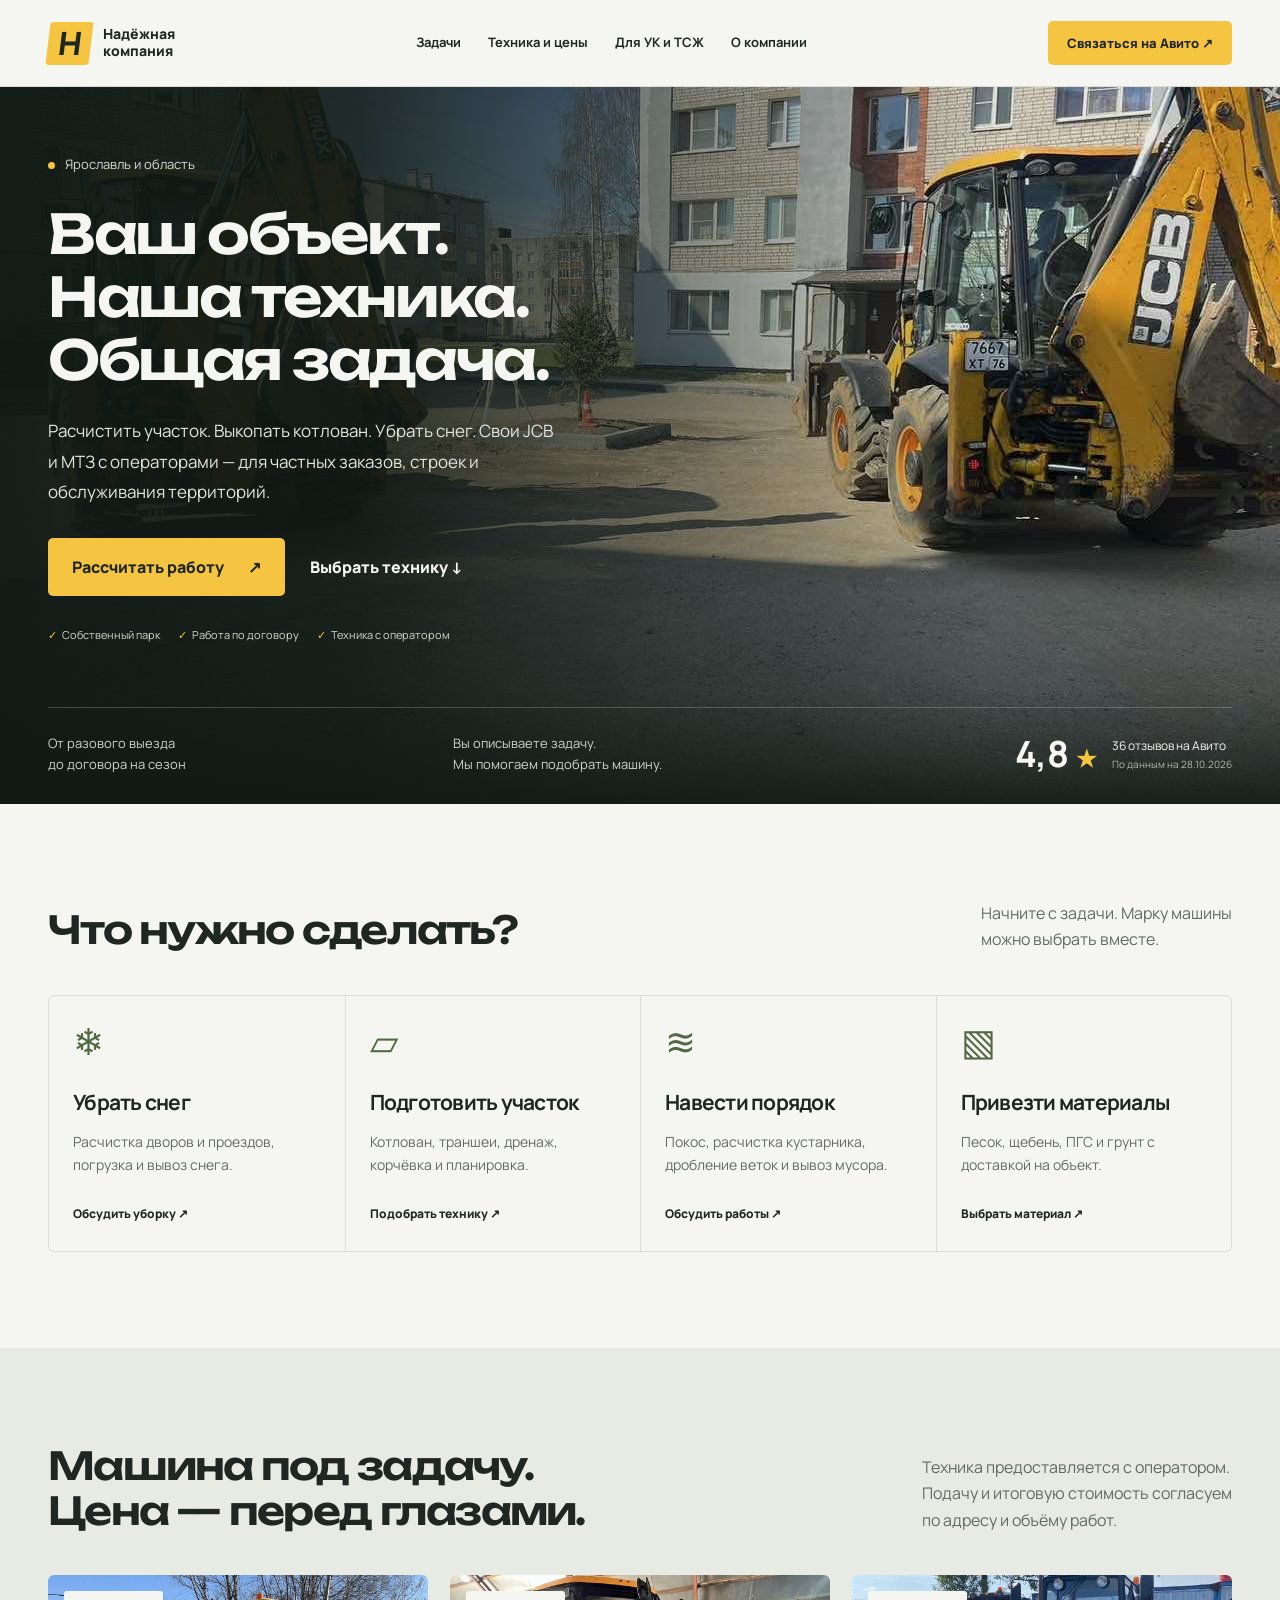
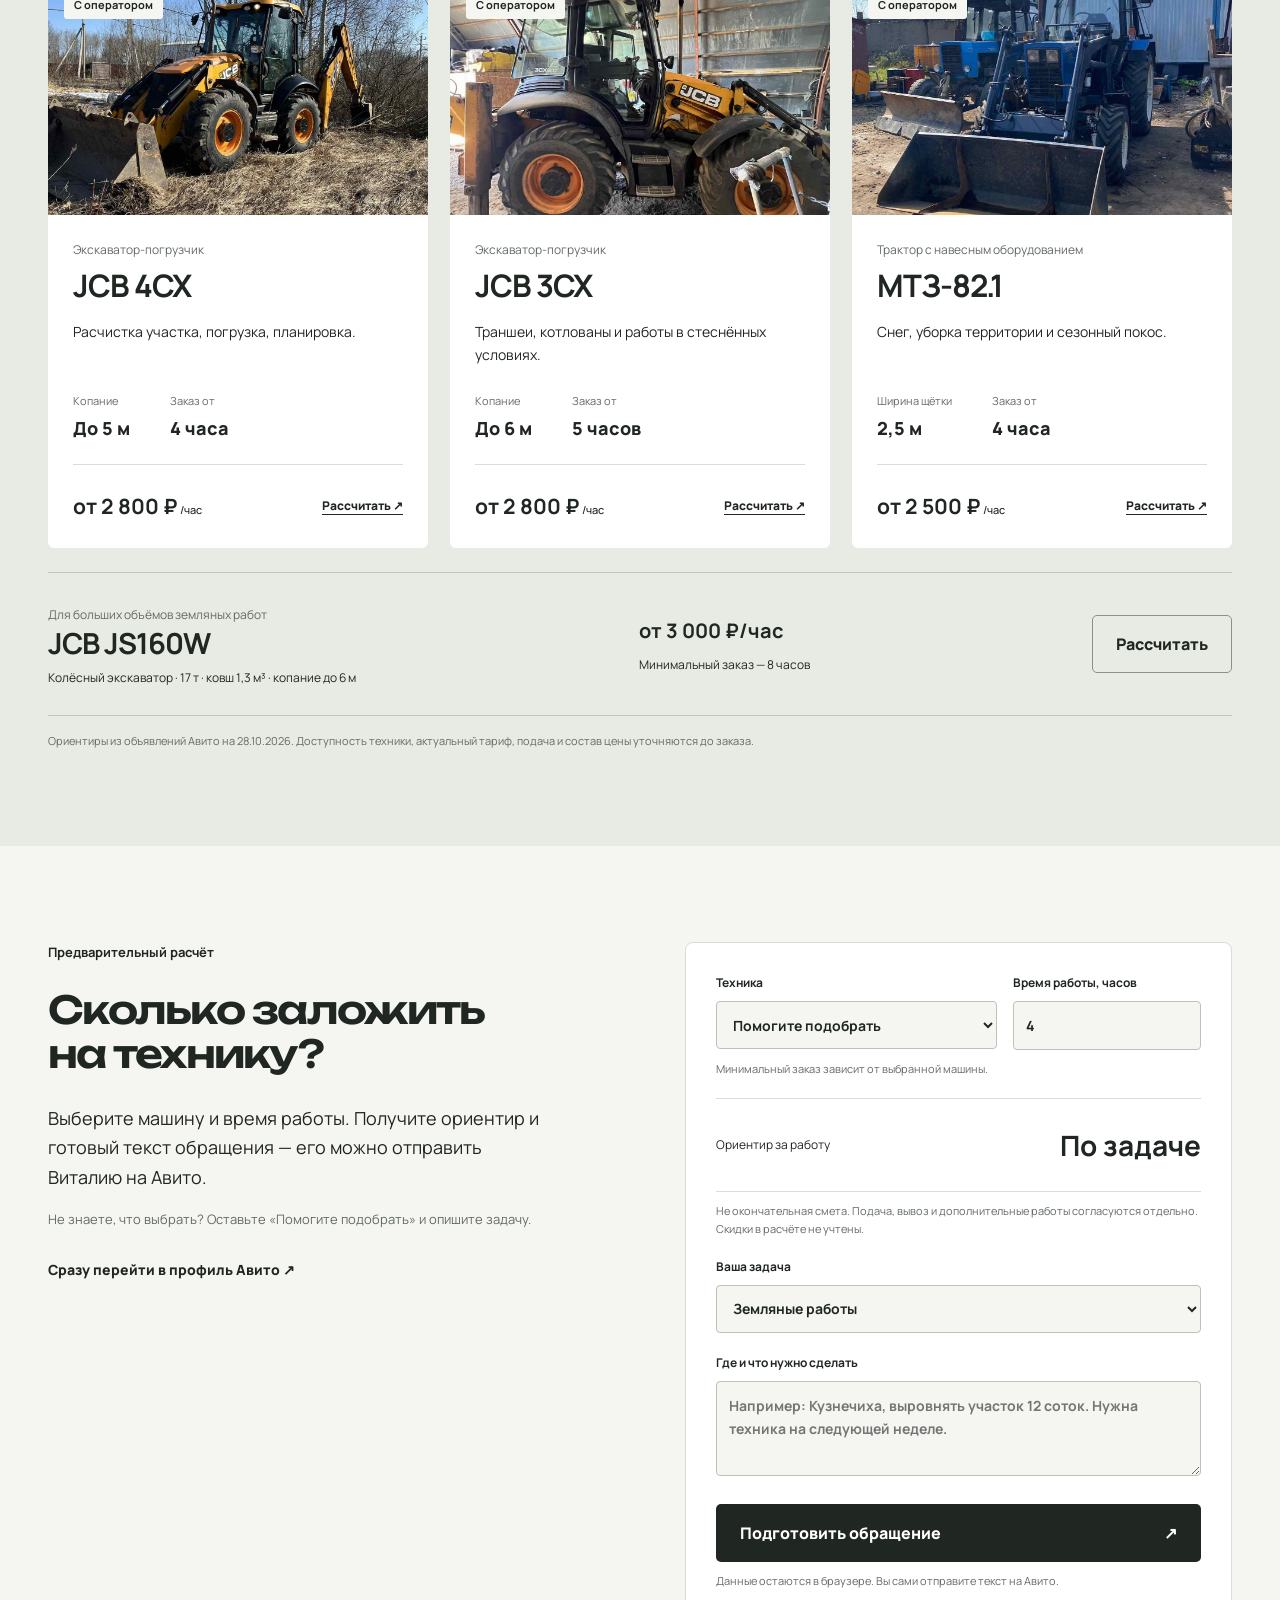
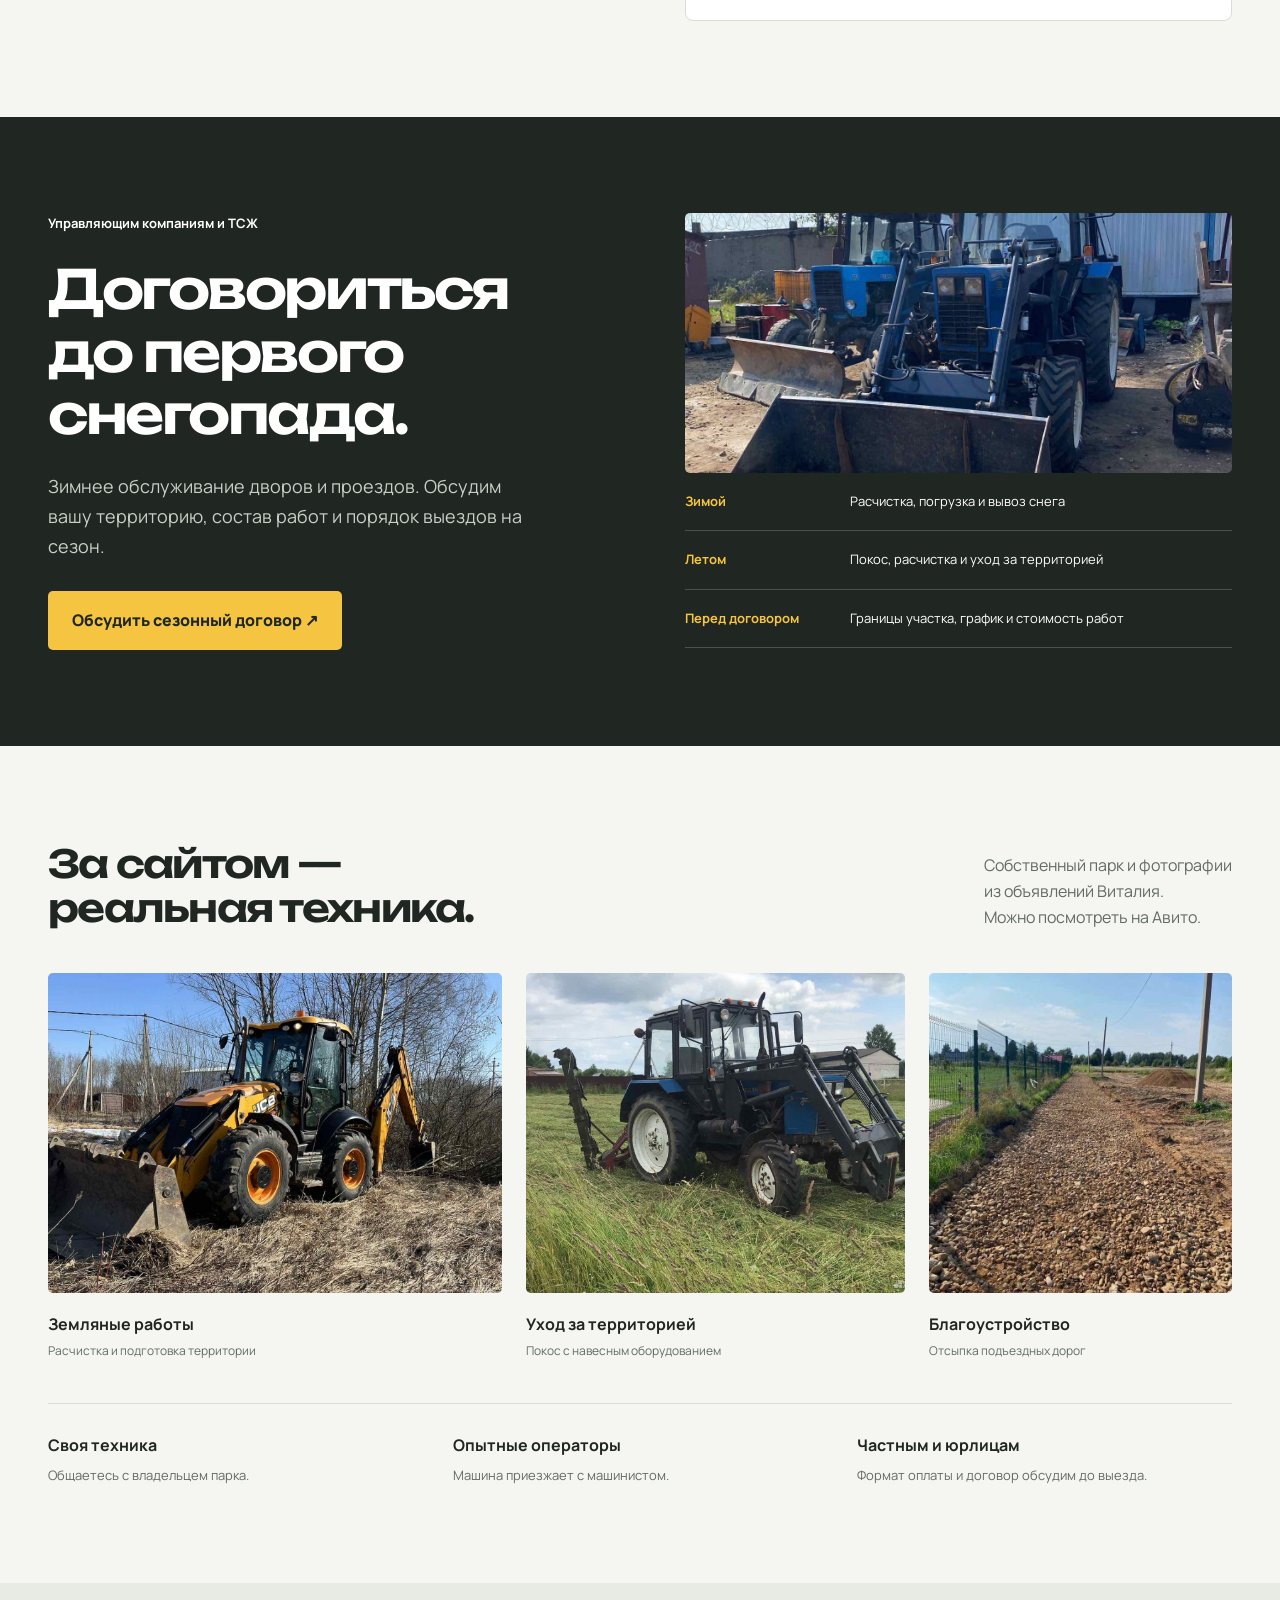
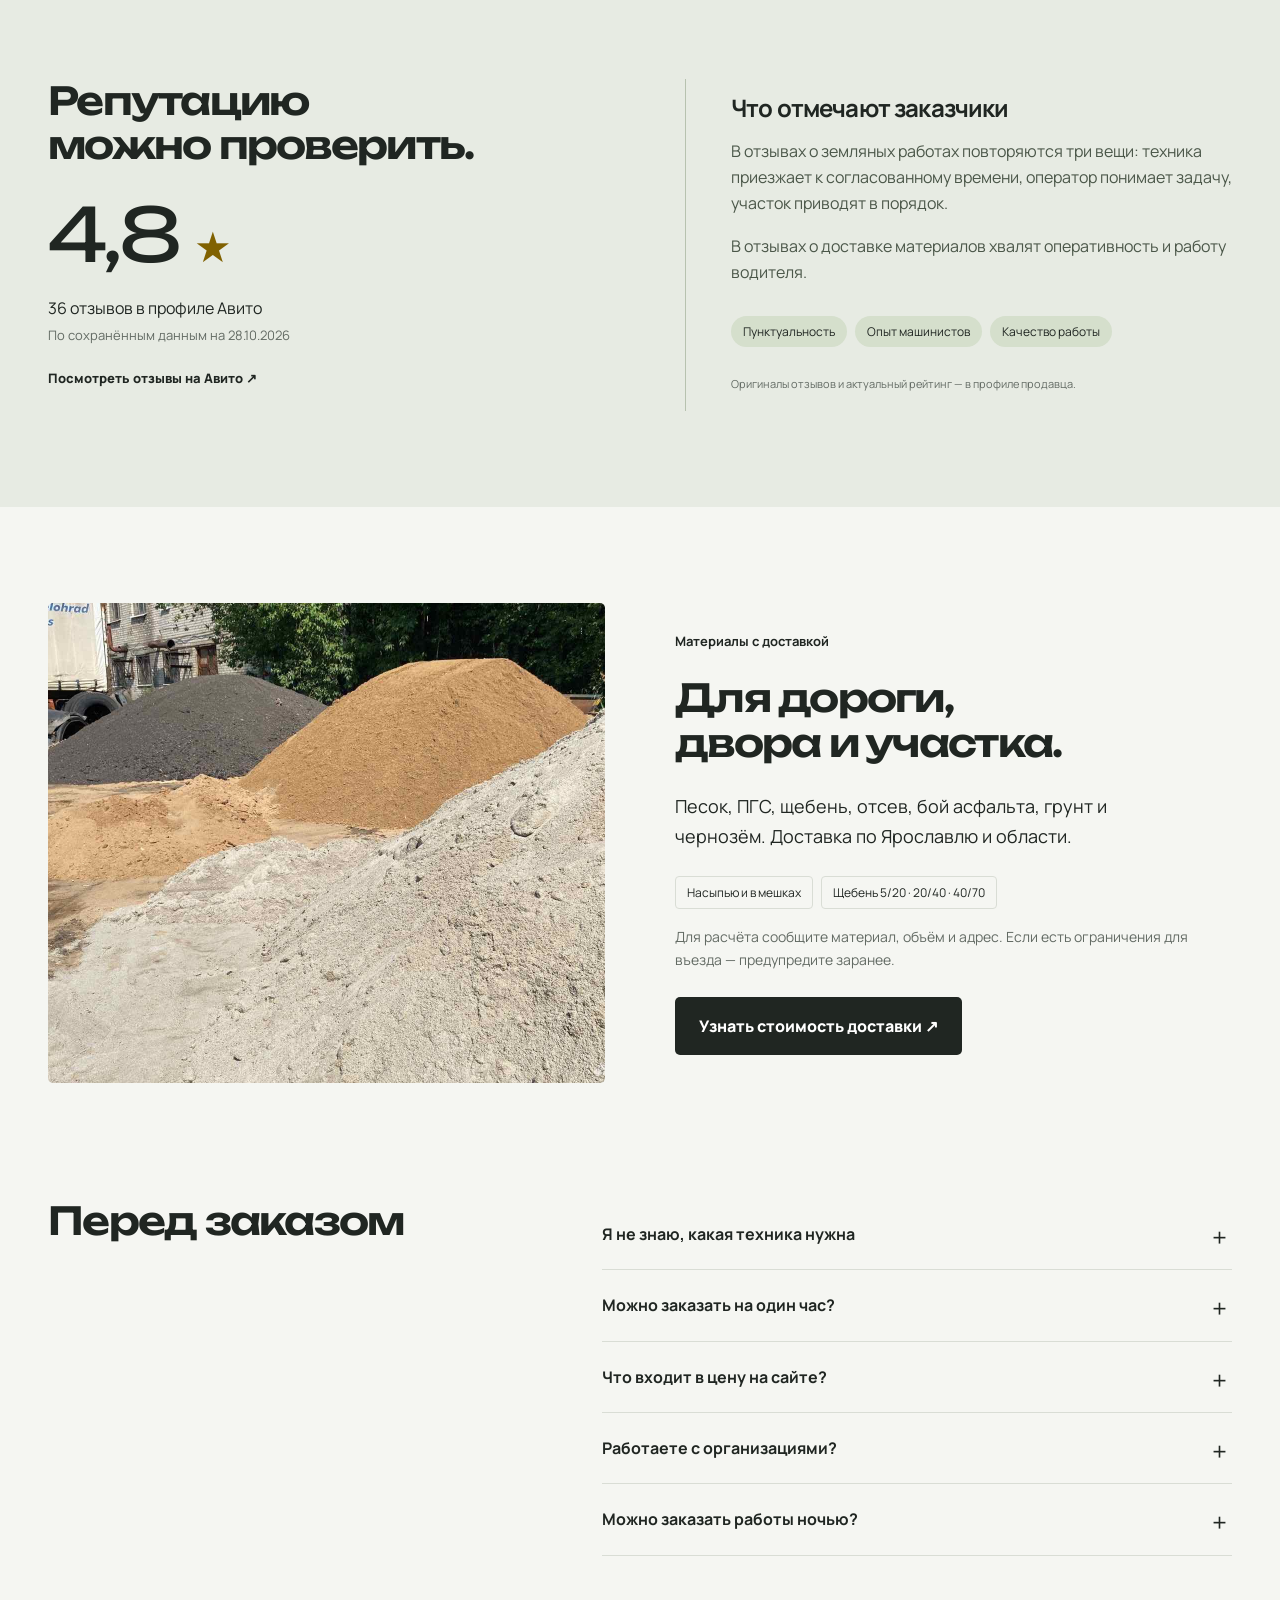
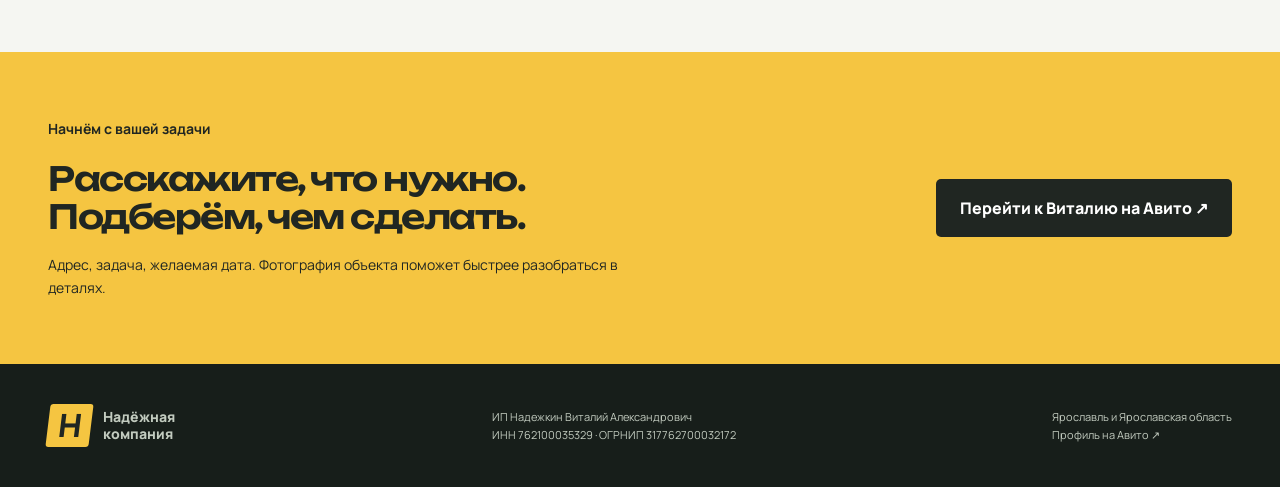
<file: index.html>
<!doctype html>
<html lang="ru"><head><meta charset="utf-8"><meta name="viewport" content="width=device-width, initial-scale=1">
<title>Спецтехника с оператором в Ярославле — Надёжная компания</title>
<meta name="description" content="Своя техника JCB и МТЗ с операторами. Уборка снега, земляные работы, благоустройство и доставка материалов в Ярославле и области. Цены и предварительный расчёт.">
<meta name="theme-color" content="#202622"><meta property="og:type" content="website"><meta property="og:title" content="Надёжная компания — техника для вашей задачи"><meta property="og:description" content="От расчистки участка до сезонного обслуживания. Свои JCB и МТЗ с операторами. Ярославль и область."><meta property="og:image" content="assets/img/hero-dvor-jcb.jpg"><meta property="og:locale" content="ru_RU">
<link rel="icon" href="assets/favicon.svg"><link rel="preconnect" href="https://fonts.googleapis.com"><link rel="preconnect" href="https://fonts.gstatic.com" crossorigin><link href="https://fonts.googleapis.com/css2?family=Manrope:wght@400;500;600;700;800&family=Unbounded:wght@500;600;700&display=swap" rel="stylesheet"><link rel="preload" as="image" href="assets/img/hero-dvor-jcb.jpg"><link rel="stylesheet" href="css/style.css"><script src="js/main.js" defer></script>
<script type="application/ld+json">{"@context": "https://schema.org", "@type": "LocalBusiness", "name": "Надёжная компания", "description": "Спецтехника с операторами, земляные работы, уборка снега и доставка материалов.", "areaServed": ["Ярославль", "Ярославская область"], "sameAs": ["https://www.avito.ru/user/a7b00200083b7fb0b99db29f833cef35/profile/all"]}</script></head><body>
<a class="skip" href="#main">К содержанию</a>
<header class="nav"><div class="wrap nav__in"><a class="logo" href="#" aria-label="Надёжная компания — на главную"><span class="logo__mark" aria-hidden="true">Н</span><span>Надёжная<br>компания</span></a><nav aria-label="Основное меню"><a href="#services">Задачи</a><a href="#park">Техника и цены</a><a href="#season">Для УК и ТСЖ</a><a href="#trust">О компании</a></nav><a class="btn btn--small" href="https://www.avito.ru/user/a7b00200083b7fb0b99db29f833cef35/profile/all" target="_blank" rel="noopener">Связаться на Авито ↗</a></div></header>
<main id="main">
<section class="hero hero--immersive">
  <div class="hero__scene" aria-hidden="true"><img src="assets/img/hero-dvor-jcb.jpg" alt="" width="1280" height="960" fetchpriority="high"></div>
  <div class="wrap hero__grid"><div class="hero__text"><p class="location"><span></span> Ярославль и область</p><h1>Ваш объект.<br>Наша техника.<br>Общая задача.</h1><p class="hero__lead">Расчистить участок. Выкопать котлован. Убрать снег. Свои JCB и МТЗ с операторами — для частных заказов, строек и обслуживания территорий.</p><div class="actions"><a class="btn" href="#estimate">Рассчитать работу <span>↗</span></a><a class="text-link" href="#park">Выбрать технику ↓</a></div><div class="hero__facts"><span>Собственный парк</span><span>Работа по договору</span><span>Техника с оператором</span></div></div></div><div class="hero__bottom wrap"><p>От разового выезда<br>до договора на сезон</p><p>Вы описываете задачу.<br>Мы помогаем подобрать машину.</p><a href="https://www.avito.ru/user/a7b00200083b7fb0b99db29f833cef35/profile/all" target="_blank" rel="noopener" class="rating"><b>4,8 <span>★</span></b><span>36 отзывов на Авито<small>По данным на 28.10.2026</small></span></a></div></section>
<section class="section" id="services"><div class="wrap"><div class="section-head"><h2>Что нужно сделать?</h2><p>Начните с задачи. Марку машины<br>можно выбрать вместе.</p></div><div class="services">
<a class="service" href="#estimate" data-task="Уборка снега"><span class="service__icon" aria-hidden="true">❄</span><h3>Убрать снег</h3><p>Расчистка дворов и проездов, погрузка и вывоз снега.</p><span class="service__link">Обсудить уборку ↗</span></a>
<a class="service" href="#estimate" data-task="Земляные работы"><span class="service__icon" aria-hidden="true">▱</span><h3>Подготовить участок</h3><p>Котлован, траншеи, дренаж, корчёвка и планировка.</p><span class="service__link">Подобрать технику ↗</span></a>
<a class="service" href="#estimate" data-task="Покос и благоустройство"><span class="service__icon" aria-hidden="true">≋</span><h3>Навести порядок</h3><p>Покос, расчистка кустарника, дробление веток и вывоз мусора.</p><span class="service__link">Обсудить работы ↗</span></a>
<a class="service" href="#materials"><span class="service__icon" aria-hidden="true">▧</span><h3>Привезти материалы</h3><p>Песок, щебень, ПГС и грунт с доставкой на объект.</p><span class="service__link">Выбрать материал ↗</span></a>
</div></div></section>
<section class="section park" id="park"><div class="wrap"><div class="section-head"><h2>Машина под задачу.<br>Цена — перед глазами.</h2><p>Техника предоставляется с оператором.<br>Подачу и итоговую стоимость согласуем<br>по адресу и объёму работ.</p></div><div class="fleet"><article class="machine"><div class="machine__image"><img src="assets/img/jcb-4cx-raschistka.jpg" alt="JCB 4CX из парка Виталия" loading="lazy" width="1280" height="960"><span>С оператором</span></div><div class="machine__body"><p class="muted">Экскаватор-погрузчик</p><h3>JCB 4CX</h3><p>Расчистка участка, погрузка, планировка.</p><dl><div><dt>Копание</dt><dd>До 5 м</dd></div><div><dt>Заказ от</dt><dd>4 часа</dd></div></dl><div class="machine__price"><b>от 2 800 ₽<small>/час</small></b><a href="#estimate" data-machine="0" aria-label="Рассчитать JCB 4CX">Рассчитать ↗</a></div></div></article><article class="machine"><div class="machine__image"><img src="assets/img/jcb-3cx-angar.jpg" alt="JCB 3CX из парка Виталия" loading="lazy" width="1280" height="960"><span>С оператором</span></div><div class="machine__body"><p class="muted">Экскаватор-погрузчик</p><h3>JCB 3CX</h3><p>Траншеи, котлованы и работы в стеснённых условиях.</p><dl><div><dt>Копание</dt><dd>До 6 м</dd></div><div><dt>Заказ от</dt><dd>5 часов</dd></div></dl><div class="machine__price"><b>от 2 800 ₽<small>/час</small></b><a href="#estimate" data-machine="1" aria-label="Рассчитать JCB 3CX">Рассчитать ↗</a></div></div></article><article class="machine"><div class="machine__image"><img src="assets/img/park-mtz.jpg" alt="МТЗ-82.1 из парка Виталия" loading="lazy" width="1280" height="960"><span>С оператором</span></div><div class="machine__body"><p class="muted">Трактор с навесным оборудованием</p><h3>МТЗ-82.1</h3><p>Снег, уборка территории и сезонный покос.</p><dl><div><dt>Ширина щётки</dt><dd>2,5 м</dd></div><div><dt>Заказ от</dt><dd>4 часа</dd></div></dl><div class="machine__price"><b>от 2 500 ₽<small>/час</small></b><a href="#estimate" data-machine="2" aria-label="Рассчитать МТЗ-82.1">Рассчитать ↗</a></div></div></article></div>
<div class="heavy"><div><span class="muted">Для больших объёмов земляных работ</span><h3>JCB JS160W</h3><p>Колёсный экскаватор · 17 т · ковш 1,3 м³ · копание до 6 м</p></div><div><b>от 3 000 ₽/час</b><p>Минимальный заказ — 8 часов</p></div><a class="btn btn--outline" href="#estimate" data-machine="3">Рассчитать</a></div><p class="price-note">Ориентиры из объявлений Авито на 28.10.2026. Доступность техники, актуальный тариф, подача и состав цены уточняются до заказа.</p></div></section>
<section class="section estimate" id="estimate"><div class="wrap estimate__grid"><div><p class="kicker">Предварительный расчёт</p><h2>Сколько заложить<br>на технику?</h2><p class="lead">Выберите машину и время работы. Получите ориентир и готовый текст обращения — его можно отправить Виталию на Авито.</p><p class="subtle">Не знаете, что выбрать? Оставьте «Помогите подобрать» и опишите задачу.</p><a class="text-link" href="https://www.avito.ru/user/a7b00200083b7fb0b99db29f833cef35/profile/all" target="_blank" rel="noopener">Сразу перейти в профиль Авито ↗</a></div><form class="calculator" id="calculator"><div class="form-grid"><label>Техника<select id="machine" name="machine"><option value="-1">Помогите подобрать</option><option value="0">JCB 4CX — от 2 800 ₽/ч</option><option value="1">JCB 3CX — от 2 800 ₽/ч</option><option value="2">МТЗ-82.1 — от 2 500 ₽/ч</option><option value="3">JCB JS160W — от 3 000 ₽/ч</option></select></label><label>Время работы, часов<input id="hours" type="number" min="1" max="240" step="1" value="4" inputmode="numeric"></label></div><p class="field-note" id="minimum">Минимальный заказ зависит от выбранной машины.</p><div class="estimate__total" aria-live="polite"><span>Ориентир за работу</span><strong id="total">По задаче</strong></div><p class="field-note">Не окончательная смета. Подача, вывоз и дополнительные работы согласуются отдельно. Скидки в расчёте не учтены.</p><label>Ваша задача<select id="task"><option>Земляные работы</option><option>Уборка снега</option><option>Покос и благоустройство</option><option>Сезонное обслуживание</option><option>Доставка материалов</option><option>Другое</option></select></label><label>Где и что нужно сделать<textarea id="details" rows="3" maxlength="1500" placeholder="Например: Кузнечиха, выровнять участок 12 соток. Нужна техника на следующей неделе."></textarea></label><button class="btn btn--dark" type="submit">Подготовить обращение <span>↗</span></button><p class="field-note">Данные остаются в браузере. Вы сами отправите текст на Авито.</p><div id="request" class="request" hidden><label>Текст для отправки<textarea id="message" rows="7" readonly></textarea></label><div class="actions"><button class="btn btn--outline" type="button" id="copy">Скопировать текст</button><a class="btn" href="https://www.avito.ru/user/a7b00200083b7fb0b99db29f833cef35/profile/all" target="_blank" rel="noopener">Открыть Авито ↗</a></div><p class="field-note">В профиле выберите подходящее объявление и отправьте подготовленный текст продавцу.</p><p id="copy-status" role="status"></p></div><noscript><p>Для расчёта включите JavaScript или <a href="https://www.avito.ru/user/a7b00200083b7fb0b99db29f833cef35/profile/all">обратитесь через Авито</a>.</p></noscript></form></div></section>
<section class="section season" id="season"><div class="wrap season__grid"><div><p class="kicker">Управляющим компаниям и ТСЖ</p><h2>Договориться<br>до первого<br>снегопада.</h2><p class="lead">Зимнее обслуживание дворов и проездов. Обсудим вашу территорию, состав работ и порядок выездов на сезон.</p><a class="btn" href="#estimate" data-task="Сезонное обслуживание">Обсудить сезонный договор ↗</a></div><div class="season__right"><img src="assets/img/park-mtz.jpg" alt="Тракторы МТЗ с навесным оборудованием на базе" loading="lazy" width="1280" height="960"><div class="season__list"><p><b>Зимой</b><span>Расчистка, погрузка и вывоз снега</span></p><p><b>Летом</b><span>Покос, расчистка и уход за территорией</span></p><p><b>Перед договором</b><span>Границы участка, график и стоимость работ</span></p></div></div></div></section>
<section class="section" id="trust"><div class="wrap"><div class="section-head"><h2>За сайтом —<br>реальная техника.</h2><p>Собственный парк и фотографии<br>из объявлений Виталия.<br>Можно посмотреть на Авито.</p></div><div class="gallery"><figure><img src="assets/img/jcb-4cx-raschistka.jpg" alt="JCB на расчистке участка" loading="lazy" width="1280" height="960"><figcaption><b>Земляные работы</b><span>Расчистка и подготовка территории</span></figcaption></figure><figure><img src="assets/img/pokos-mtz.jpg" alt="Трактор МТЗ с косилкой на покосе" loading="lazy" width="1280" height="960"><figcaption><b>Уход за территорией</b><span>Покос с навесным оборудованием</span></figcaption></figure><figure><img src="assets/img/otsypka-dorogi.jpg" alt="Дорога, отсыпанная щебнем" loading="lazy" width="720" height="960"><figcaption><b>Благоустройство</b><span>Отсыпка подъездных дорог</span></figcaption></figure></div><div class="trust-strip"><div><b>Своя техника</b><p>Общаетесь с владельцем парка.</p></div><div><b>Опытные операторы</b><p>Машина приезжает с машинистом.</p></div><div><b>Частным и юрлицам</b><p>Формат оплаты и договор обсудим до выезда.</p></div></div></div></section>
<section class="section reviews"><div class="wrap reviews__grid"><div><h2>Репутацию<br>можно проверить.</h2><div class="review-rating">4,8 <span>★</span></div><p>36 отзывов в профиле Авито<br><span class="subtle">По сохранённым данным на 28.10.2026</span></p><a class="text-link" href="https://www.avito.ru/user/a7b00200083b7fb0b99db29f833cef35/profile/all" target="_blank" rel="noopener">Посмотреть отзывы на Авито ↗</a></div><div class="review-summary"><h3>Что отмечают заказчики</h3><p>В отзывах о земляных работах повторяются три вещи: техника приезжает к согласованному времени, оператор понимает задачу, участок приводят в порядок.</p><p>В отзывах о доставке материалов хвалят оперативность и работу водителя.</p><div class="review-themes"><span>Пунктуальность</span><span>Опыт машинистов</span><span>Качество работы</span></div><small>Оригиналы отзывов и актуальный рейтинг — в профиле продавца.</small></div></div></section>
<section class="section materials" id="materials"><div class="wrap materials__grid"><figure><img src="assets/img/ploshchadka-materialov.jpg" alt="Площадка с сыпучими материалами" loading="lazy" width="1280" height="960"></figure><div><p class="kicker">Материалы с доставкой</p><h2>Для дороги,<br>двора и участка.</h2><p class="lead">Песок, ПГС, щебень, отсев, бой асфальта, грунт и чернозём. Доставка по Ярославлю и области.</p><div class="material-tags"><span>Насыпью и в мешках</span><span>Щебень 5/20 · 20/40 · 40/70</span></div><p>Для расчёта сообщите материал, объём и адрес. Если есть ограничения для въезда — предупредите заранее.</p><a class="btn btn--dark" href="#estimate" data-task="Доставка материалов">Узнать стоимость доставки ↗</a></div></div></section>
<section class="section faq"><div class="wrap faq__grid"><h2>Перед заказом</h2><div>
<details><summary>Я не знаю, какая техника нужна</summary><p>Опишите задачу и приложите фотографии объекта в переписке на Авито. Укажите размеры участка, ширину въезда и желаемую дату. Вместе подберём машину и оборудование.</p></details>
<details><summary>Можно заказать на один час?</summary><p>По объявлениям минимальный заказ JCB 4CX и МТЗ — 4 часа, JCB 3CX — 5 часов, JCB JS160W — 8 часов. Условия для конкретного объекта уточняются при обращении.</p></details>
<details><summary>Что входит в цену на сайте?</summary><p>На сайте указан почасовой ориентир из объявлений. Итог зависит от машины, длительности и объекта. До выезда уточните, включены ли подача, топливо, навесное оборудование и вывоз. Расчёт на сайте не заменяет согласованную смету.</p></details>
<details><summary>Работаете с организациями?</summary><p>Да, в объявлениях указана работа с физическими и юридическими лицами по договору. Форму оплаты, НДС и необходимые документы согласуйте при заказе.</p></details>
<details><summary>Можно заказать работы ночью?</summary><p>В объявлениях указана круглосуточная работа. Возможность выезда на нужную дату и время зависит от доступности техники — уточните её заранее.</p></details>
</div></div></section>
<section class="closing"><div class="wrap"><div><p class="kicker">Начнём с вашей задачи</p><h2>Расскажите, что нужно.<br>Подберём, чем сделать.</h2><p>Адрес, задача, желаемая дата. Фотография объекта поможет быстрее разобраться в деталях.</p></div><a class="btn" href="https://www.avito.ru/user/a7b00200083b7fb0b99db29f833cef35/profile/all" target="_blank" rel="noopener">Перейти к Виталию на Авито ↗</a></div></section>
</main><footer class="footer"><div class="wrap footer__in"><a class="logo" href="#"><span class="logo__mark" aria-hidden="true">Н</span><span>Надёжная<br>компания</span></a><p>ИП Надежкин Виталий Александрович<br>ИНН 762100035329 · ОГРНИП 317762700032172</p><p>Ярославль и Ярославская область<br><a href="https://www.avito.ru/user/a7b00200083b7fb0b99db29f833cef35/profile/all" target="_blank" rel="noopener">Профиль на Авито ↗</a></p></div></footer>
<div class="mobile-contact"><a href="#estimate">Рассчитать работу</a><a href="https://www.avito.ru/user/a7b00200083b7fb0b99db29f833cef35/profile/all" target="_blank" rel="noopener">Связаться на Авито ↗</a></div></body></html>
</file>
<file: css/style.css>
:root{--ink:#202622;--dark:#171e1a;--yellow:#f5c541;--paper:#f5f6f2;--muted:#636b64;--line:#d9ddd5;--white:#fff;--radius:5px}*{box-sizing:border-box}html{scroll-behavior:smooth;scroll-padding-top:100px}body{margin:0;background:var(--paper);color:var(--ink);font-family:Manrope,Arial,sans-serif;font-size:16px;line-height:1.65}a{color:inherit;text-decoration:none}button,input,select,textarea{font:inherit}button,a,input,select,textarea,summary{-webkit-tap-highlight-color:transparent}button,a,summary{touch-action:manipulation}button{cursor:pointer}img{max-width:100%;display:block;object-fit:cover}figure,p,h1,h2,h3{margin:0}h1,h2,h3{line-height:1.16}h1,h2{font-family:Unbounded,Arial,sans-serif;font-weight:600;letter-spacing:-.045em}h1{font-size:clamp(36px,4.1vw,64px)}h2{font-size:clamp(28px,3vw,44px)}h3{font-size:24px;letter-spacing:-.035em}p{margin-top:16px}a:focus-visible,button:focus-visible,summary:focus-visible{outline:3px solid #2778c1;outline-offset:5px}input:focus,select:focus,textarea:focus{outline:2px solid #2778c1;outline-offset:2px}.wrap{width:min(1320px,calc(100% - 96px));margin:auto}.section{padding:96px 0}.section-head{display:flex;align-items:flex-end;justify-content:space-between;gap:40px;margin-bottom:42px}.section-head p{color:var(--muted);margin:0}.btn{display:inline-flex;align-items:center;justify-content:center;gap:24px;background:var(--yellow);color:var(--ink);border:1px solid transparent;border-radius:var(--radius);font-weight:800;padding:17px 23px;line-height:1.4;min-height:52px;transition:background .2s,transform .2s}.btn:hover{background:#ffda6b;transform:translateY(-2px)}.btn--small{padding:12px 18px;min-height:44px;font-size:13px}.btn--dark{background:var(--ink);color:white}.btn--dark:hover{background:#344438}.btn--outline{background:transparent;border-color:#879389;color:inherit}.btn--outline:hover{background:#e2e7dd;color:var(--ink)}.text-link{font-weight:800;text-underline-offset:5px}.text-link:hover{text-decoration:underline}.actions{display:flex;align-items:center;gap:25px;flex-wrap:wrap;margin-top:30px}.skip{position:fixed;top:-100px;left:20px;padding:12px;background:var(--yellow);z-index:100}.skip:focus{top:10px}.nav{position:sticky;top:0;z-index:20;background:rgba(245,246,242,.97);border-bottom:1px solid var(--line)}.nav__in{height:86px;display:flex;align-items:center;justify-content:space-between;gap:20px}.logo{display:flex;align-items:center;gap:12px;font-size:14px;line-height:1.2;font-weight:800}.logo__mark{display:grid;place-items:center;width:43px;height:43px;background:var(--yellow);font-size:32px;font-weight:800;color:var(--ink);border-radius:3px;transform:skew(-7deg)}.nav nav{display:flex;gap:27px;font-size:13px;font-weight:700}.nav nav a:hover{color:#626d48}.hero{background:var(--ink);color:var(--paper);padding-top:58px}.hero__grid{display:grid;grid-template-columns:1fr 1fr;gap:40px;align-items:center}.location{display:flex;gap:10px;align-items:center;font-size:13px;margin:0 0 26px;color:#d5dbd2}.location span{width:7px;height:7px;background:var(--yellow);border-radius:100%}.hero__lead{max-width:530px;font-size:17px;color:#d2d7d0;line-height:1.8;margin-top:25px}.hero__facts{display:flex;flex-wrap:wrap;gap:8px 18px;margin-top:30px;font-size:11px;color:#bfc8bf}.hero__facts span:before{content:'✓';color:var(--yellow);margin-right:5px}.hero__photo{position:relative;height:555px;align-self:stretch}.hero__photo>img{width:100%;height:100%;border-radius:6px;object-position:53% center}.hero__photo figcaption{position:absolute;bottom:0;left:0;right:0;display:flex;justify-content:space-between;gap:12px;background:linear-gradient(transparent,rgba(0,0,0,.8));padding:50px 22px 20px;font-size:12px}.photo-tag{position:absolute;top:24px;left:-22px;background:var(--yellow);color:var(--ink);padding:16px 22px;box-shadow:5px 5px 0 rgba(0,0,0,.12)}.photo-tag b,.photo-tag span{display:block}.photo-tag b{font-size:19px}.photo-tag span{font-size:11px}.hero__bottom{margin-top:42px;display:grid;grid-template-columns:1fr 1fr 1fr;gap:30px;align-items:center;padding-top:25px;padding-bottom:28px;border-top:1px solid #4a514c}.hero__bottom p{font-size:13px;margin:0;color:#cdd3cb}.rating{display:flex;gap:15px;align-items:center;justify-self:end;font-size:12px}.rating b{font-size:36px;white-space:nowrap;line-height:1}.rating b span{color:var(--yellow);font-size:23px}.rating small{display:block;font-size:10px;color:#aeb8af}.services{display:grid;grid-template-columns:repeat(4,1fr);border:1px solid var(--line);border-radius:6px;overflow:hidden}.service{padding:27px 24px;display:flex;flex-direction:column;transition:background .2s}.service+.service{border-left:1px solid var(--line)}.service:hover{background:#e7ecdf}.service__icon{font-size:37px;line-height:1;margin-bottom:30px;color:#536744}.service h3{font-size:21px}.service p{font-size:14px;color:var(--muted);margin:16px 0 28px}.service__link{margin-top:auto;font-size:12px;font-weight:800}.park{background:#e7ebe3}.fleet{display:grid;grid-template-columns:repeat(3,1fr);gap:22px}.machine{background:var(--white);border-radius:6px;overflow:hidden}.machine__image{height:240px;position:relative}.machine__image img{height:100%;width:100%}.machine__image>span{position:absolute;left:16px;top:16px;background:var(--paper);padding:5px 10px;border-radius:3px;font-size:11px;font-weight:700}.machine__body{padding:25px}.muted{color:var(--muted);font-size:12px;margin:0 0 8px}.machine h3{font-size:31px}.machine__body>p:not(.muted){font-size:14px;min-height:48px}.machine dl{display:flex;gap:40px;margin:24px 0;padding-bottom:20px;border-bottom:1px solid var(--line)}dt{font-size:11px;color:var(--muted)}dd{margin:4px 0 0;font-size:18px;font-weight:800}.machine__price{display:flex;justify-content:space-between;align-items:center;gap:10px}.machine__price b{font-size:21px}.machine__price small{font-size:11px;font-weight:500;margin-left:3px}.machine__price a{font-size:12px;font-weight:800;text-decoration:underline;text-underline-offset:4px}.heavy{display:flex;align-items:center;justify-content:space-between;gap:25px;padding:27px 0;margin-top:24px;border-top:1px solid #bcc5b6;border-bottom:1px solid #bcc5b6}.heavy h3{font-size:29px}.heavy p{font-size:12px;margin-top:8px}.heavy b{font-size:20px}.price-note{font-size:11px;color:var(--muted);max-width:920px}.estimate__grid{display:grid;grid-template-columns:1fr 1fr;gap:90px}.kicker{margin:0 0 24px;font-size:13px;font-weight:700}.lead{font-size:18px;max-width:500px;margin-top:27px}.subtle{font-size:13px;color:var(--muted)}.estimate .text-link{display:inline-block;margin-top:28px;font-size:14px}.calculator{background:white;border:1px solid var(--line);border-radius:8px;padding:30px}.form-grid{display:grid;grid-template-columns:1.5fr 1fr;gap:16px}label{display:block;font-size:12px;font-weight:700}input,select,textarea{width:100%;min-width:0;color:var(--ink);background:var(--paper);border:1px solid #bbc3b7;border-radius:4px;padding:12px;margin-top:8px;font-size:14px}textarea{resize:vertical}input,select{min-height:48px}.calculator>label{margin-top:20px}.field-note{font-size:11px;line-height:1.6;color:var(--muted);margin:10px 0 0}.estimate__total{padding:23px 0;border-top:1px solid var(--line);border-bottom:1px solid var(--line);margin-top:20px;display:flex;justify-content:space-between;align-items:center;gap:15px}.estimate__total>span{font-size:12px}.estimate__total strong{font-size:28px;white-space:nowrap}.calculator>button{width:100%;margin-top:22px;justify-content:space-between}.request{margin-top:25px;padding-top:25px;border-top:1px solid var(--line)}.request .actions{gap:10px;margin-top:14px}.request .btn{font-size:12px;padding:12px}.season{background:var(--ink);color:white}.season__grid{display:grid;grid-template-columns:1fr 1fr;gap:90px}.season h2{font-size:clamp(34px,4.2vw,61px)}.season .lead{color:#c6d0c5;margin-bottom:30px}.season__right img{height:260px;width:100%;border-radius:5px}.season__list p{display:grid;grid-template-columns:155px 1fr;gap:10px;padding:18px 0;border-bottom:1px solid #475346;margin:0;font-size:13px}.season__list b{color:var(--yellow)}.gallery{display:grid;grid-template-columns:1.2fr 1fr .8fr;gap:24px}.gallery img{height:320px;width:100%;border-radius:5px}.gallery figcaption{padding-top:18px}.gallery figcaption b,.gallery figcaption span{display:block}.gallery figcaption span{font-size:12px;color:var(--muted);margin-top:4px}.trust-strip{display:grid;grid-template-columns:repeat(3,1fr);gap:30px;border-top:1px solid var(--line);margin-top:42px;padding-top:28px}.trust-strip p{font-size:13px;color:var(--muted);margin:7px 0 0}.reviews{background:#e7ebe3}.reviews__grid{display:grid;grid-template-columns:1fr 1fr;gap:90px}.review-rating{font-family:Unbounded,sans-serif;font-size:74px;letter-spacing:-.05em;margin:22px 0 0;line-height:1.2}.review-rating span{font-size:42px;color:#806100}.reviews .text-link{display:inline-block;margin-top:20px;font-size:13px}.review-summary{border-left:1px solid #b7c2af;padding:15px 0 15px 45px}.review-summary h3{font-size:24px}.review-summary p{font-size:16px;color:#4b5749}.review-themes{display:flex;gap:8px;flex-wrap:wrap;margin:30px 0 22px}.review-themes span{padding:6px 12px;background:#d5dfcc;font-size:12px;border-radius:20px}.review-summary small{color:var(--muted);font-size:11px}.materials__grid{display:grid;grid-template-columns:1fr 1fr;gap:70px;align-items:center}.materials figure{height:480px}.materials img{width:100%;height:100%;border-radius:5px}.material-tags{display:flex;gap:8px;flex-wrap:wrap;margin-top:24px}.material-tags span{border:1px solid var(--line);padding:6px 11px;font-size:12px;border-radius:4px}.materials .btn{margin-top:25px}.materials p:not(.lead):not(.kicker){font-size:14px;color:var(--muted)}.faq{padding-top:20px}.faq__grid{display:grid;grid-template-columns:1fr 1.3fr;gap:70px}details{border-bottom:1px solid var(--line)}summary{cursor:pointer;list-style:none;padding:22px 35px 22px 0;position:relative;font-weight:700;font-size:16px}summary::-webkit-details-marker{display:none}summary:after{content:'+';position:absolute;right:5px;top:17px;font-size:26px;font-weight:400}details[open] summary:after{content:'−'}details p{font-size:14px;color:var(--muted);margin:0 0 24px}.closing{background:var(--yellow);padding:65px 0}.closing>.wrap{display:flex;align-items:center;justify-content:space-between;gap:35px}.closing h2{font-size:clamp(25px,2.6vw,39px)}.closing p{max-width:610px;font-size:14px}.closing .btn{background:var(--ink);color:white;white-space:nowrap}.closing .kicker{margin-bottom:20px}.footer{background:var(--dark);color:#c2cbbf;padding:40px 0}.footer__in{display:flex;align-items:center;justify-content:space-between;gap:24px}.footer p{font-size:11px;margin:0}.footer a:hover{text-decoration:underline}.mobile-contact{display:none}
@media(min-width:1500px){.hero__photo{height:590px}}@media(max-width:1100px){.wrap{width:calc(100% - 48px)}.nav nav{gap:15px}.nav nav a{font-size:11px}.hero__grid{gap:25px}.hero__photo{height:500px}.hero__lead{font-size:15px}.hero__facts{font-size:10px}.hero .actions{gap:18px;font-size:13px}.section{padding:72px 0}.estimate__grid,.season__grid,.reviews__grid{gap:45px}.machine__body{padding:18px}.machine__price{align-items:flex-start;flex-direction:column}.service{padding:24px 18px}.service h3{font-size:19px}.gallery img{height:270px}.closing>.wrap{align-items:flex-start;flex-direction:column}.materials__grid{gap:35px}}
@media(max-width:760px){html{scroll-padding-top:90px}.wrap{width:calc(100% - 36px)}.nav__in{height:72px}.logo{font-size:12px}.logo__mark{width:35px;height:35px;font-size:27px}.nav nav{display:none}.nav .btn{font-size:11px;padding:10px;gap:8px;min-height:42px}.hero{padding-top:35px}.hero__grid{grid-template-columns:1fr;gap:30px}h1{font-size:clamp(33px,8.6vw,53px)}.hero__lead{font-size:15px;max-width:560px}.hero__photo{height:340px;margin-left:10px}.photo-tag{left:-10px;top:18px;padding:10px 16px}.photo-tag b{font-size:16px}.hero__facts{font-size:10px;margin-top:24px}.hero__bottom{grid-template-columns:1fr 1fr;gap:22px;margin-top:25px;padding-top:22px}.hero__bottom>p:nth-child(2){display:none}.hero__bottom p{font-size:11px}.rating{gap:8px;font-size:10px}.rating b{font-size:29px}.rating small{font-size:8px}.section{padding:55px 0}.section-head{display:block;margin-bottom:27px}.section-head p{margin-top:20px;font-size:14px}.section-head br{display:none}h2{font-size:29px}.services{grid-template-columns:1fr 1fr}.service{padding:22px 18px}.service h3{font-size:20px}.service p{font-size:12px;margin-bottom:24px}.service__icon{margin-bottom:22px;font-size:30px}.service__link{font-size:11px}.service:nth-child(3){border-left:0}.service:nth-child(n+3){border-top:1px solid var(--line)}.fleet{grid-template-columns:1fr;gap:24px}.machine__image{height:260px}.machine__body{padding:24px}.machine__price{flex-direction:row;align-items:center}.machine__body>p:not(.muted){min-height:0}.machine dl{justify-content:space-between;margin:20px 0}.heavy{flex-wrap:wrap;gap:20px}.heavy>div:first-child{width:100%}.heavy .btn{font-size:12px;padding:12px}.estimate__grid,.season__grid,.reviews__grid,.materials__grid,.faq__grid{grid-template-columns:1fr;gap:32px}.lead{font-size:16px}.calculator{padding:22px 18px}.form-grid{grid-template-columns:1fr}.estimate__total strong{font-size:25px}.season h2{font-size:40px}.season h2 br:last-child{display:none}.season__list p{grid-template-columns:125px 1fr;font-size:12px}.gallery{grid-template-columns:1fr;gap:26px}.gallery img{height:290px}.gallery figcaption{padding-top:12px}.trust-strip{grid-template-columns:1fr;gap:22px;margin-top:30px}.review-summary{border-left:0;border-top:1px solid #b7c2af;padding:28px 0 0}.review-rating{font-size:61px}.materials figure{height:300px}.faq{padding-top:10px}.faq__grid{gap:15px}summary{font-size:14px}.closing{padding:45px 0}.closing .btn{white-space:normal;font-size:13px}.footer{padding-bottom:100px}.footer__in{align-items:flex-start;flex-direction:column}.mobile-contact{position:fixed;bottom:0;left:0;right:0;z-index:30;display:grid;grid-template-columns:1fr 1fr;gap:8px;background:var(--paper);border-top:1px solid var(--line);padding:10px 12px calc(10px + env(safe-area-inset-bottom))}.mobile-contact a{padding:12px 5px;border-radius:4px;text-align:center;background:var(--yellow);font-size:11px;font-weight:800}.mobile-contact a:first-child{background:var(--ink);color:white}}
@media(prefers-reduced-motion:reduce){html{scroll-behavior:auto}*,*:before,*:after{transition:none!important;animation:none!important}}
/* Grid children must be allowed to shrink to narrow phone widths. */
.hero__grid>*,.estimate__grid>*,.season__grid>*,.reviews__grid>*,.materials__grid>*,.faq__grid>*{min-width:0}
@media(max-width:760px){.season h2{font-size:clamp(25px,6.5vw,40px)}.season__list span{min-width:0}.estimate h2{font-size:clamp(24px,6.9vw,29px)}}

/* One continuous scene: photograph, copy and trust strip share the same space. */
.hero--immersive {
  position: relative;
  isolation: isolate;
  overflow: hidden;
  padding-top: 0;
  background: #18201b;
}
.hero__scene {
  position: absolute;
  inset: 0;
  z-index: -2;
  pointer-events: none;
}
.hero__scene img {
  width: 100%;
  height: 100%;
  object-fit: cover;
  object-position: center 55%;
}
.hero__scene::after {
  content: '';
  position: absolute;
  inset: 0;
  background: linear-gradient(90deg, rgba(17,25,20,.97) 0%, rgba(17,25,20,.89) 28%, rgba(17,25,20,.58) 48%, rgba(17,25,20,.08) 78%), linear-gradient(0deg, #18201b 0%, rgba(24,32,27,.48) 16%, transparent 43%);
}
.hero--immersive .hero__grid {
  display: flex;
  align-items: center;
  min-height: 620px;
  padding-top: 60px;
  padding-bottom: 55px;
}
.hero--immersive .hero__text { max-width: 690px; }
.hero--immersive h1 { font-size: clamp(36px,4.25vw,64px); }
.hero--immersive .hero__lead { max-width: 510px; color: #e0e5dd; }
.hero--immersive .hero__facts { color: #d0d8ce; }
.hero--immersive .hero__bottom { margin-top: 0; border-color: rgba(226,233,220,.23); }
@media (min-width: 1700px) {
  .hero--immersive .hero__grid { min-height: 700px; }
}
@media (max-width: 1100px) and (min-width: 761px) {
  .hero--immersive .hero__text { max-width: 580px; }
  .hero--immersive .hero__grid { min-height: 580px; }
}
@media (max-width: 760px) {
  .hero--immersive .hero__grid {
    min-height: 0;
    padding-top: 36px;
    padding-bottom: 245px;
  }
  .hero--immersive h1 { font-size: clamp(31px,8.4vw,49px); }
  .hero--immersive .hero__lead { font-size: 14px; margin-top: 22px; }
  .hero--immersive .hero__facts { margin-top: 22px; }
  .hero__scene { top: 230px; }
  .hero__scene img { object-position: 72% center; }
  .hero__scene::after {
    background: linear-gradient(180deg, #18201b 0%, rgba(24,32,27,.94) 12%, rgba(24,32,27,.75) 28%, rgba(24,32,27,.08) 55%, rgba(24,32,27,.25) 73%, #18201b 94%);
  }
  .hero--immersive .hero__bottom { padding-top: 22px; padding-bottom: 26px; }
}
</file>
